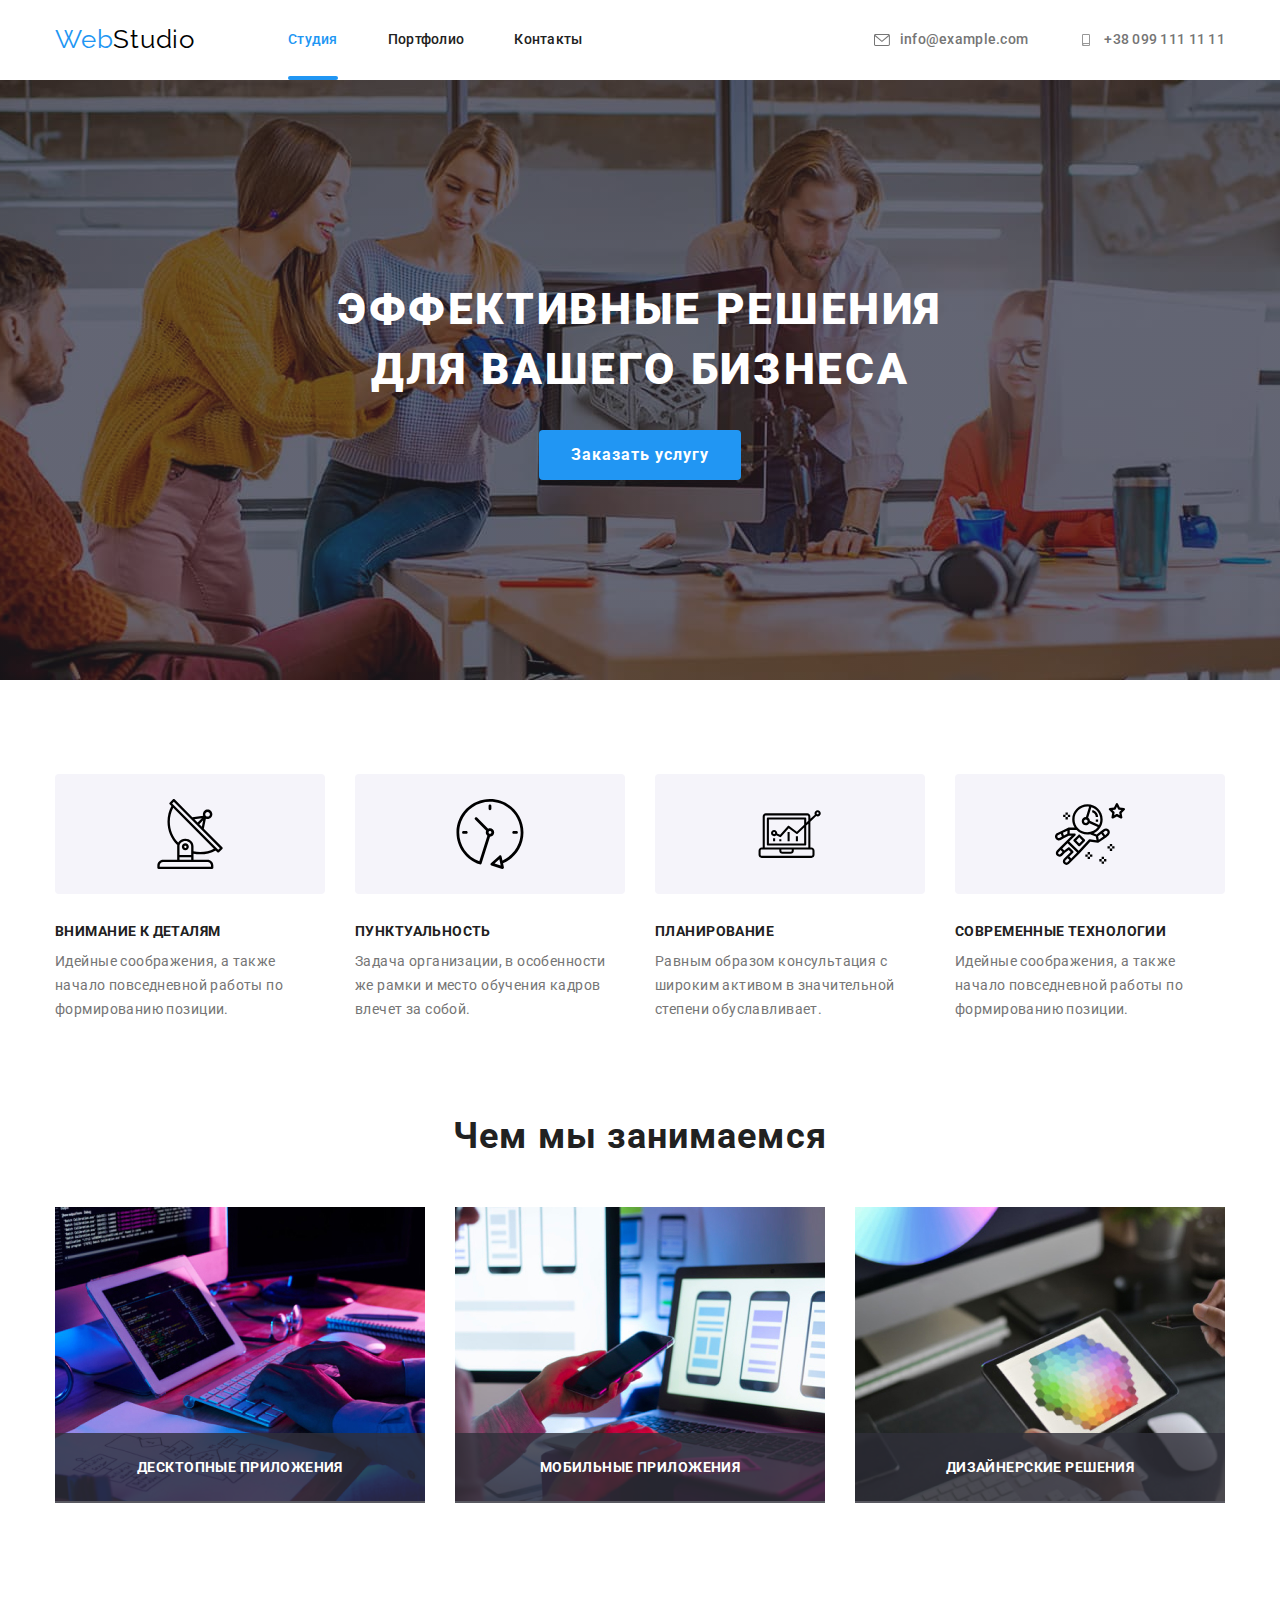
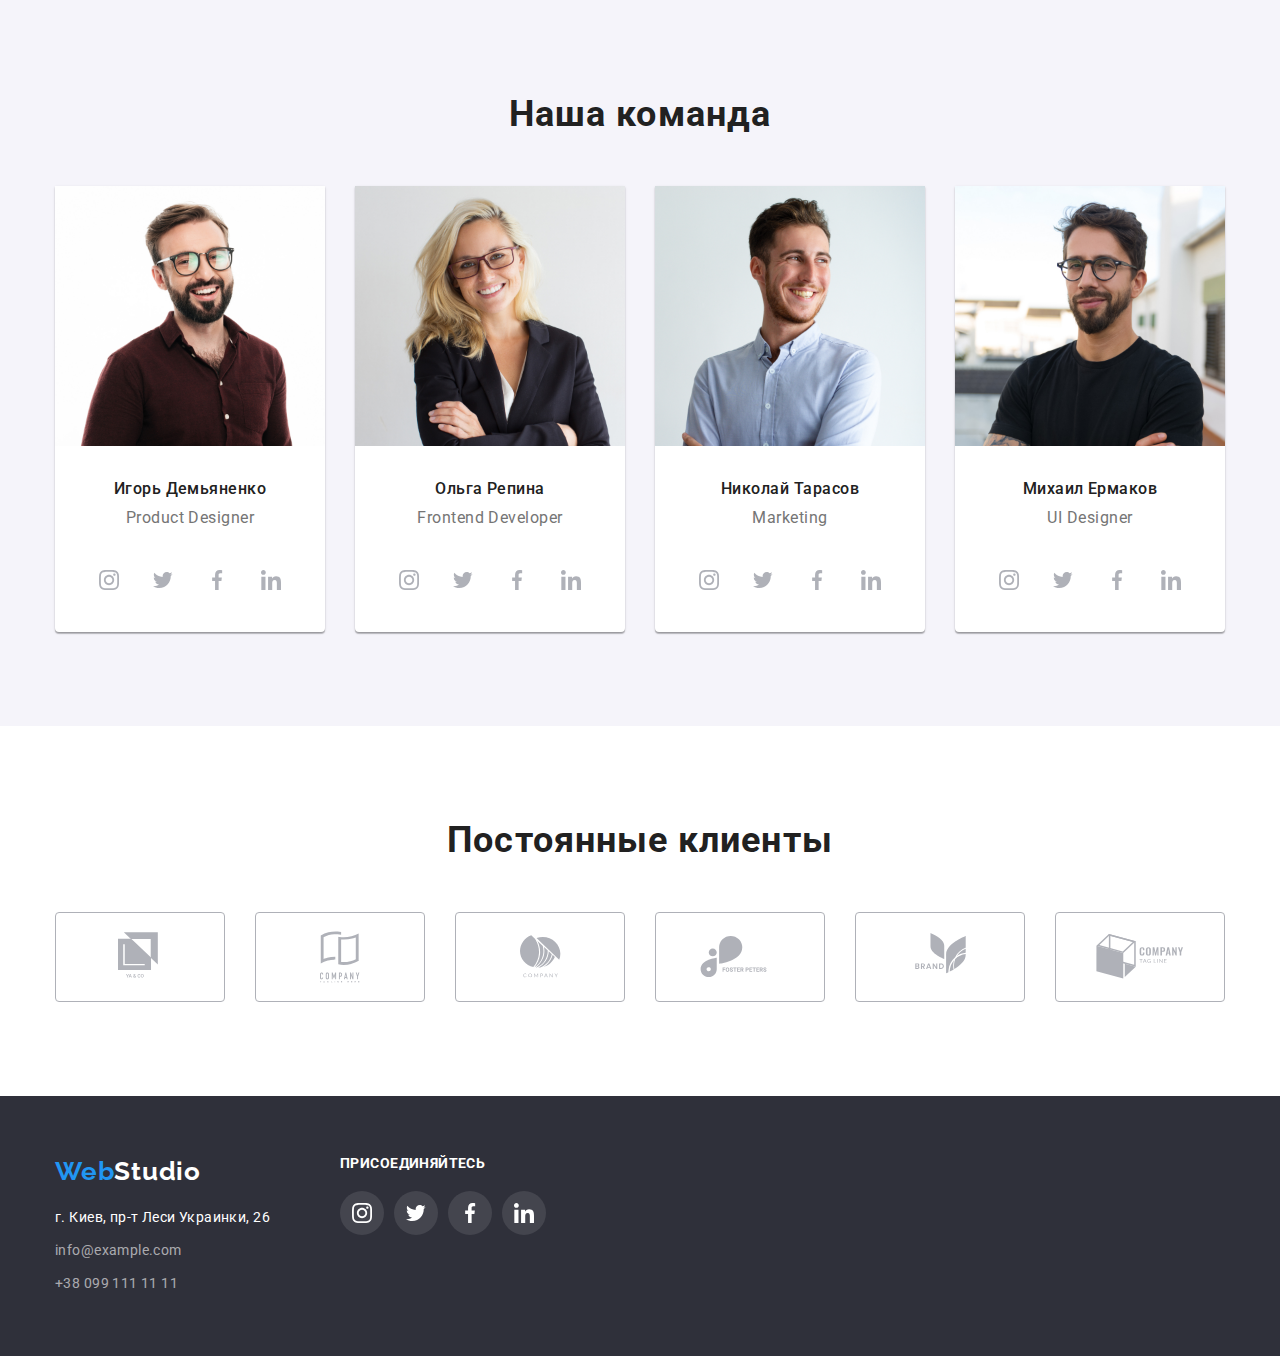
<file: index.html>
<!DOCTYPE html>
<html lang="ru">
<head>
    <meta charset="UTF-8">
    <meta name="viewport" content="width=device-width, initial-scale=1.0">
    <link rel="stylesheet" href="https://cdnjs.cloudflare.com/ajax/libs/modern-normalize/1.0.0/modern-normalize.min.css"> 
    <link rel="preconnect" href="https://fonts.gstatic.com/"> 
    <link href="https://fonts.googleapis.com/css2?family=Raleway:wght@700&family=Roboto:wght@400;500;700;900&display=swap"
        rel="stylesheet">
    <link rel="stylesheet" href="./css/styles.css">
    <title>Студия</title>
</head>
<body>
<!--Шапка макета-->
    <header>
     <div class="container main-nav">
         <nav class=" main-nav">
            <a href="#" class="logo" ><span class="accent">Web</span>Studio</a>
            <ul class="site-nav list reset">
              <li  class="item"><a href="./index.html" class="link current-link">Студия</a></li>
               <li  class="item"> <a href="./portfolio.html" class="link">Портфолио</a></li>
              <li  class="item"> <a href="#" class="link">Контакты</a></li>
            </ul>
       </nav>
       <ul class="auth-nav list reset">
           <li class="item"><a href="mailto:info@example.com" class="link">
             <svg class="header-icon">
               <use href="./images/svg/symbol-defs.svg#icon-envelope"></use>
           </svg> info@example.com</a></li>
           <li class="item"><a href="tel:+380991111111" class="link">
                <svg class="header-icon">
                    <use href="./images/svg/symbol-defs.svg#icon-smartphone"></use>
                </svg>+38 099 111 11 11</a></li>
       </ul>
    </div>
    </header>
  
    <main>
        <!--Hero-->
        <section class="hero">
            <div class="overlay">
               <div class="heading-container"> 
                   <h1 class="hero-title">Эффективные решения для вашего бизнеса</h1>
                </div>
                <button class="hero-buttom" data-modal-open >Заказать услугу</button>
            </div>
            <!--Преимущества-->
        </section>
        <section class="benefits-section  ">
            <div class="container"> 
            <h2 class="section-title visually-hidden">Наши преимущества</h2>
              <ul class="list reset list-description">                            
                    <li class="item">
                       <div class="wrapper">
                            <svg class="wrapper-icon">
                                <use href="./images/svg/symbol-defs.svg#icon-antenna"></use>
                            </svg>
                        </div>
                        <h3 class="list-title">Внимание к деталям</h3>
                        <p class="section-text description ">Идейные соображения, а также начало повседневной работы по формированию позиции.</p>
                    </li>
                    <li class="item">
                        <div class="wrapper">   
                            <svg class="wrapper-icon">
                                <use href="./images/svg/symbol-defs.svg#icon-clock"></use>
                            </svg>
                        </div>
                        <h3 class="list-title">Пунктуальность</h3>
                       <p class="section-text description">Задача организации, в особенности же рамки и место обучения кадров влечет за собой.</p>
                    </li>
                    <li class="item">
                        <div class="wrapper">
                            <svg class="wrapper-icon">
                                <use href="./images/svg/symbol-defs.svg#icon-diagram"></use>
                            </svg>
                        </div>
                        <h3 class="list-title">Планирование</h3>
                        <p class="section-text description">Равным образом консультация с широким активом в значительной степени обуславливает.</p>
                   </li >
                    <li class="item">
                        <div class="wrapper">
                            <svg class="wrapper-icon">
                                <use href="./images/svg/symbol-defs.svg#icon-astronaut"></use>
                            </svg>
                        </div>
                        <h3 class="list-title">Современные технологии</h3>
                        <p class="section-text description">Идейные соображения, а также начало повседневной работы по формированию позиции.</p>
                    </li>
              </ul>
            </div>
        </section>
        <!--Чем мы занимаемся-->
        <section class="work-section">
            <div class="container">
            <h2 class="section-title">Чем мы занимаемся</h2>
            <ul class="list reset photo-list">
                <li class="item">
                      <div class="img-wrap">
                         <img src="./images/image1.jpg" alt="проектирование" width="370" >
                        <div class="explanation">Десктопные приложения</div>
                        </div>
                 </li>
                <li class="item">
                    <div class="img-wrap">
                    <img src="./images/image2.jpg" alt="программирования" width="370">
                    <div class="explanation">Мобильные приложения</div>
                    </div>
                </li>
                <li class="item">
                    <div class="img-wrap">
                    <img src="./images/image3.jpg" alt="дизайн" width="370">
                    <div class="explanation">Дизайнерские решения</div>
                    </div>
                </li>
            </ul>
            </div>
        </section>
        <!--Команда-->
        <section class="team-section">
            <div class="container">
            <h2 class="section-title">Наша команда</h2>
            <ul class="list reset team-list">
                <li class="item">
                    <img src="./images/image-11.jpg" alt="Фото работника 1" width="270">
                    <h3 class="list-name">Игорь Демьяненко</h3>
                    <p class="section-text profession ">Product Designer</p>
                    <ul class="social-list reset">
                      <li class="social-item">
                         <a class="link" href="#">
                            <svg class="icon">
                                    <use href="./images/svg/symbol-defs.svg#icon-instagram"></use>
                            </svg>
                        </a>
                     </li>
                     <li class="social-item">
                         <a  class="link"  href="#">
                            <svg class="icon">
                                    <use href="./images/svg/symbol-defs.svg#icon-twitter"></use>
                            </svg>
                        </a>
                    </li>
                         <li class="social-item">
                             <a class="link" href="#">
                                <svg class="icon">
                                    <use href="./images/svg/symbol-defs.svg#icon-facebook"></use>
                                </svg>
                            </a>
                        </li>
                        <li class="social-item">
                            <a class="link" href="#">
                                <svg class="icon">
                                        <use href="./images/svg/symbol-defs.svg#icon-linkedin"></use>
                                </svg>
                            </a>
                        </li>
                    </ul>
                </li>
                <li  class="item">
                    <img src="./images/img-12.jpg" alt="Фото работника 2" width="270">
                    <h3 class="list-name">Ольга Репина</h3>
                    <p class="section-text profession">Frontend Developer</p>
                    <ul class="social-list reset">
                        <li class="social-item">
                            <a class="link" href="#">
                                <svg class="icon">
                                    <use href="./images/svg/symbol-defs.svg#icon-instagram"></use>
                                </svg>
                            </a>
                        </li>
                        <li class="social-item">
                            <a class="link" href="#">
                                <svg class="icon">
                                    <use href="./images/svg/symbol-defs.svg#icon-twitter"></use>
                                </svg>
                            </a>
                        </li>
                        <li class="social-item">
                            <a class="link" href="#">
                                <svg class="icon">
                                    <use href="./images/svg/symbol-defs.svg#icon-facebook"></use>
                                </svg>
                            </a>
                        </li>
                        <li class="social-item">
                            <a class="link" href="#">
                                <svg class="icon">
                                    <use href="./images/svg/symbol-defs.svg#icon-linkedin"></use>
                                </svg>
                            </a>
                        </li>
                    </ul>
                </li >
                <li class="item">
                    <img src="./images/img-13.jpg" alt="Фото работника 3" width="270">
                    <h3 class="list-name">Николай Тарасов</h3>
                    <p class="section-text profession">Marketing</p>
                    <ul class="social-list reset">
                        <li class="social-item">
                            <a class="link" href="#">
                                <svg class="icon">
                                    <use href="./images/svg/symbol-defs.svg#icon-instagram"></use>
                                </svg>
                            </a>
                        </li>
                        <li class="social-item">
                            <a class="link" href="#">
                                <svg class="icon">
                                    <use href="./images/svg/symbol-defs.svg#icon-twitter"></use>
                                </svg>
                            </a>
                        </li>
                        <li class="social-item">
                            <a class="link" href="#">
                                <svg class="icon">
                                    <use href="./images/svg/symbol-defs.svg#icon-facebook"></use>
                                </svg>
                            </a>
                        </li>
                        <li class="social-item">
                            <a class="link" href="#">
                                <svg class="icon">
                                    <use href="./images/svg/symbol-defs.svg#icon-linkedin"></use>
                                </svg>
                            </a>
                        </li>
                    </ul>
                </li>
                <li  class="item">
                    <img src="./images/img-14.jpg" alt="Фотка работника 4" width="270">
                    <h3 class="list-name">Михаил Ермаков</h3>
                    <p class="section-text profession">UI Designer</p>
                    <ul class="social-list reset">
                        <li class="social-item">
                            <a class="link" href="#">
                                <svg class="icon">
                                    <use href="./images/svg/symbol-defs.svg#icon-instagram"></use>
                                </svg>
                            </a>
                        </li>
                        <li class="social-item">
                            <a class="link" href="#">
                                <svg class="icon">
                                    <use href="./images/svg/symbol-defs.svg#icon-twitter"></use>
                                </svg>
                            </a>
                        </li>
                        <li class="social-item">
                            <a class="link" href="#">
                                <svg class="icon">
                                    <use href="./images/svg/symbol-defs.svg#icon-facebook"></use>
                                </svg>
                            </a>
                        </li>
                        <li class="social-item">
                            <a class="link" href="#">
                                <svg class="icon">
                                    <use href="./images/svg/symbol-defs.svg#icon-linkedin"></use>
                                </svg>
                            </a>
                        </li>
                    </ul>
                </li>
            </ul>
        </div>
        </section>
        <!-- Клієнти -->
        <section class="clients-section">
            <div class="container">
            <h2 class="section-title">Постоянные клиенты</h2>
          <ul class="list reset clients-list">
              <li class="item">
                  <a class="clients-link" href="#">
                      <svg class="clients-icon" width="44px" height="49px">
                          <use href="./images/svg/symbol-defs.svg#icon-logo_1"></use>
                      </svg>
                  </a>
              </li>
              <li  class="item">
                  <a class="clients-link" href="#">
                      <svg class="clients-icon" width="40px" height="52px">
                          <use href="./images/svg/symbol-defs.svg#icon-logo_2"></use>
                      </svg>
                  </a>
              </li>
              <li  class="item">
                  <a  class="clients-link" href="#">
                      <svg class="clients-icon" width="41px" height="43px">
                          <use href="./images/svg/symbol-defs.svg#icon-logo_3"></use>
                      </svg>
                  </a>
              </li>
              <li  class="item">
                  <a  class="clients-link" href="#">
                      <svg class="clients-icon" width="80px" height="42px">
                          <use href="./images/svg/symbol-defs.svg#icon-logo_4"></use>
                      </svg>
                  </a>
              </li>
              <li  class="item">
                  <a  class="clients-link" href="#">
                      <svg class="clients-icon" width="59px" height="47px">
                          <use href="./images/svg/symbol-defs.svg#icon-logo_5"></use>
                      </svg>
                  </a>
              </li>
              <li  class="item">
                  <a  class="clients-link" href="#">
                      <svg class="clients-icon" width="88px" height="45px">
                          <use href="./images/svg/symbol-defs.svg#icon-logo_6"></use>
                      </svg>
                  </a>
              </li>
          </ul>
        </div>
        </section>
    </main>
    <!--Футер-->
    <footer class="footer">
        <div class="container">
            <div class="footer-wrap">
                   <div class="footer-contacts">
    <a href="#" class="footer-logo"><span class="accent">Web</span>Studio</a>
     <address class="address">
         г. Киев, пр-т Леси Украинки, 26   
     </address> 
     <ul class="list contacts reset">
        <li class="link-mail"><a href="mailto:info@example.com" class="contacts-link">info@example.com</a></li>
        <li class="link-tel"><a href="tel:+380991111111" class="contacts-link">+38 099 111 11 11</a></li>
     </ul>
                   </div>
                   <div class="footer-social">
           <span class="footer-social-name">Присоединяйтесь</span>
            <ul class="social-footer reset">
                <li class="item">
                    <a class="link" href="#">
                        <svg class="icon">
                            <use href="./images/svg/symbol-defs.svg#icon-instagram"></use>
                        </svg>
                    </a>
                </li>
                <li class="item">
                    <a class="link" href="#">
                        <svg class="icon">
                            <use href="./images/svg/symbol-defs.svg#icon-twitter"></use>
                        </svg>
                    </a>
                </li>
                <li class="item">
                    <a class="link" href="#">
                        <svg class="icon">
                            <use href="./images/svg/symbol-defs.svg#icon-facebook"></use>
                        </svg>
                    </a>
                </li>
                <li class="item">
                    <a class="link" href="#">
                        <svg class="icon">
                            <use href="./images/svg/symbol-defs.svg#icon-linkedin"></use>
                        </svg>
                    </a>
                </li>
            </ul>
                   </div>
            </div>
    </div>
    </footer>
</body>
<div class="backdrop is-hidden" data-modal >
    <div class="modal">
        <button class="modal-buttom" data-modal-close >
        <svg class="modal-icon">
            <use href="./images/svg/symbol-defs.svg#icon-close-black"></use>
        </svg>
        </button>
    </div>
</div>
    
 <script src = " ./js/modal.js ">
</script>
</html>
</file>
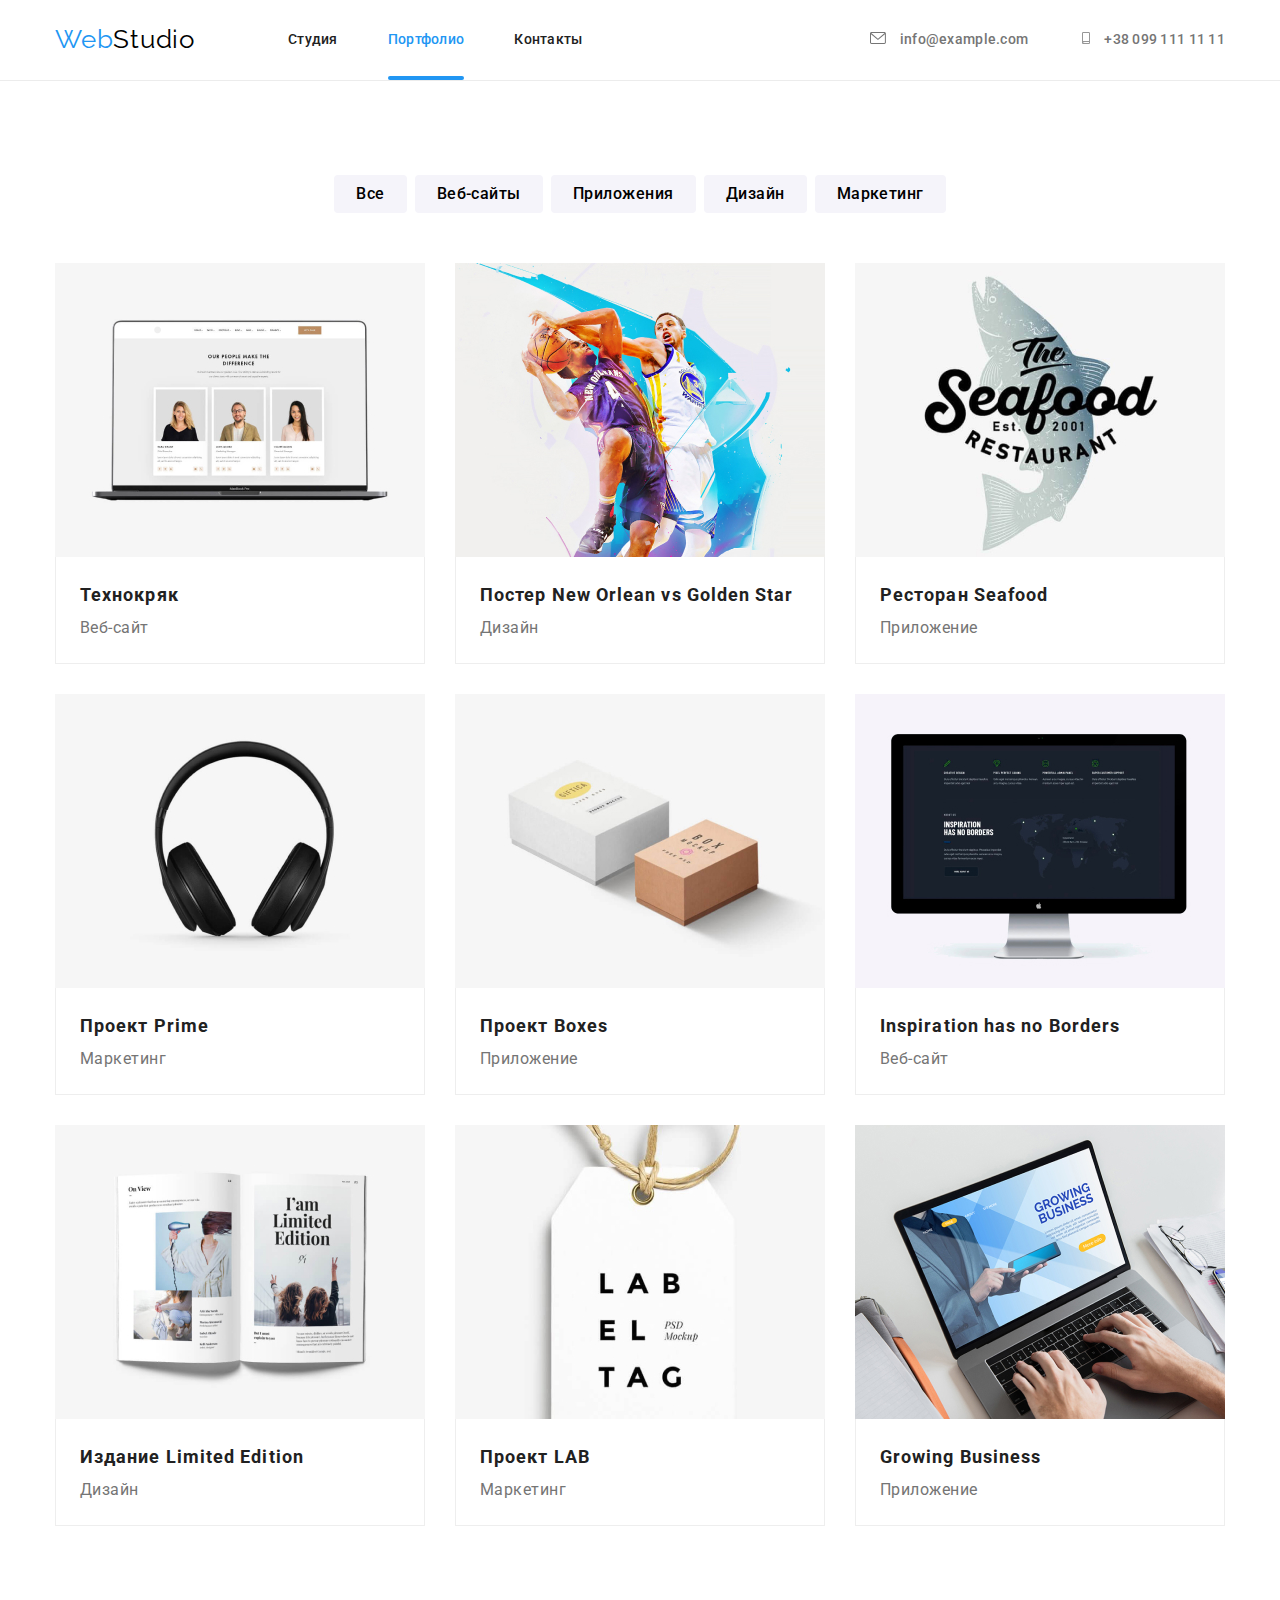
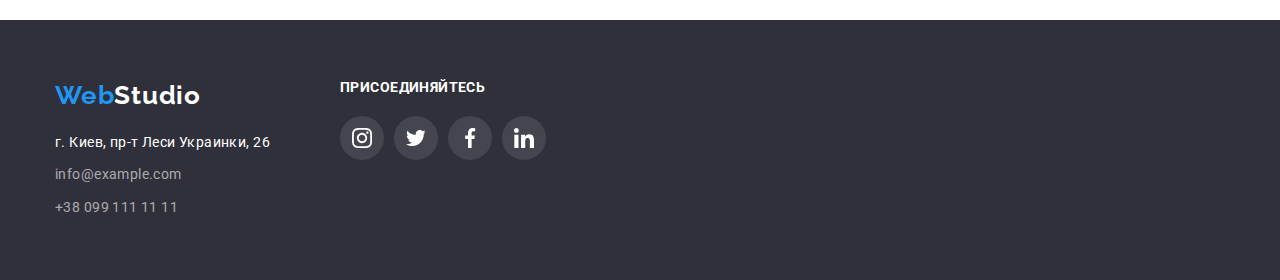
<file: portfolio.html>
<!DOCTYPE html>
<html lang="ru">
<head>
    <meta charset="UTF-8">
    <meta name="viewport" content="width=device-width, initial-scale=1.0">
    <link rel="stylesheet" href="https://cdnjs.cloudflare.com/ajax/libs/modern-normalize/1.0.0/modern-normalize.min.css"> 
    <link rel="preconnect" href="https://fonts.gstatic.com/">
    <link href="https://fonts.googleapis.com/css2?family=Raleway:wght@700&family=Roboto:wght@400;500;700;900&display=swap"
        rel="stylesheet">
        <link rel="stylesheet" href="./css/portfolio.css">
    <title>Портфолио</title>
</head>
<body>
    <!-- Шапка -->
<header class="header">
    <div class="container main-nav">
    <nav class="main-nav">
            <a href="#" class="logo"><span class="accent">Web</span>Studio</a>
       <ul class="site-nav list reset">
            <li class="item"><a href="./index.html" class="link">Студия</a></li>
            <li class="item"><a href="./portfolio.html" class="current-link link">Портфолио</a></li>
            <li class="item"><a href="#" class="link">Контакты</a></li>
       </ul>
   </nav>
    <ul class="auth-nav list reset">
        <li class="item"><a href="mailto:info@example.com" class="link">
                <svg class="header-icon">
                    <use href="./images/svg/symbol-defs.svg#icon-envelope"></use>
                </svg> info@example.com</a></li>
        <li class="item"><a href="tel:+380991111111" class="link">
                <svg class="header-icon">
                    <use href="./images/svg/symbol-defs.svg#icon-smartphone"></use>
                </svg>+38 099 111 11 11</a></li>
    </ul>
  </div>
</header>
<main>
 <section class="main-content">
     <div class="container">
    <h1 class="visually-hidden">Примеры работ</h1>
    <ul class="list reset buttom-nav">
        <li class="item"><button class="list-buttom" type="button">Все</button></li>
        <li class="item"><button class="list-buttom" type="button">Веб-сайты</button></li>
        <li class="item"><button class="list-buttom" type="button">Приложения</button></li>
        <li class="item"><button class="list-buttom" type="button">Дизайн</button></li>
        <li class="item"><button class="list-buttom" type="button">Маркетинг</button></li>
    </ul>
    <ul class="list reset example-list">
        <li class="item">
         <a class="example-link" href="#">
            <div class="example-wrap">
            <img src="./images/img.for.portfolio/img.jpg" alt="Пример работи 1">
            <p class="overlay-text">Технокряк это современная площадка распространения коронавируса. Компании используют эту
                платформу для цифрового
                шпионажа и атак на защищённые сервера конкурентов.</p>
                </div>
            <div class="card-content">
                <h2 class="list-title">Технокряк</h2>
                <p class="list-kind">Веб-сайт</p>
            </div>
         </a>
        </li>
        <li class="item">
            <a class="example-link" href="#">
             <div class="example-wrap">
             <img src="./images/img.for.portfolio/img(1).jpg" alt="Пример работи 2"> 
             <p class="overlay-text">Технокряк это современная площадка распространения коронавируса. Компании используют эту платформу для цифрового
                шпионажа и атак на защищённые сервера конкурентов.</p> 
             </div>
           <div class="card-content"> 
                <h2 class="list-title">Постер New Orlean vs Golden Star</h2>
                <p class="list-kind">Дизайн</p>
            </div>
            </a>
        </li>
        <li class="item">
            <a class="example-link" href="#">
                <div class="example-wrap">
            <img src="./images/img.for.portfolio/img(2).jpg" alt="Пример работи 3">
            <p class="overlay-text">Технокряк это современная площадка распространения коронавируса. Компании используют эту
                платформу для цифрового
                шпионажа и атак на защищённые сервера конкурентов.</p>
                </div>
            <div class="card-content">  
               <h2 class="list-title">Ресторан Seafood</h2>
               <p class="list-kind">Приложение</p>
            </div>
            </a>
        </li>
        <li class="item">
            <a class="example-link" href="#">
                <div class="example-wrap">
            <img src="./images/img.for.portfolio/img(3).jpg" alt="Пример работи 4">
            <p class="overlay-text">Технокряк это современная площадка распространения коронавируса. Компании используют эту
                платформу для цифрового
                шпионажа и атак на защищённые сервера конкурентов.</p>
                </div>
            <div class="card-content"> 
               <h2 class="list-title">Проект Prime</h2>
                <p class="list-kind">Маркетинг</p>
            </div>
            </a>
        </li>
        <li class="item">
            <a class="example-link" href="#">
                <div class="example-wrap">
            <img src="./images/img.for.portfolio/img(4).jpg" alt="Пример работи 5">
            <p class="overlay-text">Технокряк это современная площадка распространения коронавируса. Компании используют эту
                платформу для цифрового
                шпионажа и атак на защищённые сервера конкурентов.</p>
                </div>
            <div class="card-content"> 
               <h2 class="list-title">Проект Boxes</h2>
               <p class="list-kind">Приложение</p>
            </div>
            </a>
        </li>
        <li class="item">
            <a class="example-link" href="#">
                <div class="example-wrap">
            <img src="./images/img.for.portfolio/img(5).jpg" alt="Пример работи 6">
            <p class="overlay-text">Технокряк это современная площадка распространения коронавируса. Компании используют эту
                платформу для цифрового
                шпионажа и атак на защищённые сервера конкурентов.</p>
                </div>
            <div class="card-content">
               <h2 class="list-title">Inspiration has no Borders</h2>
               <p class="list-kind">Веб-сайт</p>
            </div>
            </a>
        </li>
        <li class="item">
            <a class="example-link" href="#">
                <div class="example-wrap">
            <img src="./images/img.for.portfolio/img(6).jpg" alt="Пример работи 7">
            <p class="overlay-text">Технокряк это современная площадка распространения коронавируса. Компании используют эту
                платформу для цифрового
                шпионажа и атак на защищённые сервера конкурентов.</p>
                </div>
            <div class="card-content"> 
               <h2 class="list-title">Издание Limited Edition</h2>
               <p class="list-kind">Дизайн</p>
            </div>
            </a>
        </li>
        <li class="item">
            <a class="example-link" href="#">
                <div class="example-wrap">
            <img src="./images/img.for.portfolio/img(7).jpg" alt="Пример работи 8">
            <p class="overlay-text">Технокряк это современная площадка распространения коронавируса. Компании используют эту
                платформу для цифрового
                шпионажа и атак на защищённые сервера конкурентов.</p>
                </div>
           <div class="card-content">
              <h2 class="list-title">Проект LAB</h2>
              <p class="list-kind">Маркетинг</p>
            </div>
            </a>
        </li>
        <li class="item">
            <a class="example-link" href="#">
                <div class="example-wrap">
            <img src="./images/img.for.portfolio/img(8).jpg" alt="Пример работи 9">
            <p class="overlay-text">Технокряк это современная площадка распространения коронавируса. Компании используют эту
                платформу для цифрового
                шпионажа и атак на защищённые сервера конкурентов.</p>
                </div>
           <div class="card-content"> 
              <h2 class="list-title">Growing Business</h2>
              <p class="list-kind">Приложение</p>
            </div>
            </a>
        </li>
    </ul>
    </div>
 </section>

</main>
<footer class="footer">
<div class="container">
    <div class="footer-wrap">
        <div class="footer-contacts">
            <a href="#" class="footer-logo"><span class="accent">Web</span>Studio</a>
            <address class="address">
                г. Киев, пр-т Леси Украинки, 26
            </address>
            <ul class="list contacts reset">
                <li class="link-mail"><a href="mailto:info@example.com" class="contacts-link">info@example.com</a></li>
                <li class="link-tel"><a href="tel:+380991111111" class="contacts-link">+38 099 111 11 11</a></li>
            </ul>
        </div>
        <div class="footer-social">
            <span class="footer-social-name">Присоединяйтесь</span>
            <ul class="social-footer reset">
                <li class="item">
                    <a class="link" href="#">
                        <svg class="icon">
                            <use href="./images/svg/symbol-defs.svg#icon-instagram"></use>
                        </svg>
                    </a>
                </li>
                <li class="item">
                    <a class="link" href="#">
                        <svg class="icon">
                            <use href="./images/svg/symbol-defs.svg#icon-twitter"></use>
                        </svg>
                    </a>
                </li>
                <li class="item">
                    <a class="link" href="#">
                        <svg class="icon">
                            <use href="./images/svg/symbol-defs.svg#icon-facebook"></use>
                        </svg>
                    </a>
                </li>
                <li class="item">
                    <a class="link" href="#">
                        <svg class="icon">
                            <use href="./images/svg/symbol-defs.svg#icon-linkedin"></use>
                        </svg>
                    </a>
                </li>
            </ul>
        </div>
    </div>
</div>
</footer>
</body>
</html>
</file>
<file: css/styles.css>
/* акцент  #2196F3;*/
/* колір логотипа #000000 */
/* колір текста #757575 */
/* білий колір #ffffff */
/* колір заголовків і навігації #212121 */
:root {
  --primary-text-color: #757575;
  --accent-color: #2196f3;
  --logo-color: #000000;
  --primary-white-color: #ffffff;
  --secondary-white-color: rgba(255, 255, 255, 0.6);
  --header-color: #212121;
  --link-color: #212121;
}

body {
  font-style: normal;
  font-family: Roboto, sans-serif;
}
h1,
h2,
h3,
h4,
h5,
h6 {
  color: var(--header-color);
  font-weight: 700;
  letter-spacing: 0.03em;
}
h1,
h2,
h3,
h4,
h5,
h6,
p {
  margin-bottom: 0;
  margin-top: 0;
}
.list {
  list-style: none;
}
.reset {
  margin-top: 0;
  margin-bottom: 0;
  padding: 0;
}

.container {
  width: 1200px;
  padding-right: 15px;
  padding-left: 15px;
  margin-left: auto;
  margin-right: auto;
}
.visually-hidden {
  position: absolute;
  clip: rect(0 0 0 0);
  width: 1px;
  height: 1px;
  margin: -1px;
}
/* logo */
.accent {
  color: var(--accent-color);
}
.logo {
  margin-right: 93px;

  color: var(--logo-color);
  text-decoration: none;
  font-family: Raleway;
  font-size: 26px;
  line-height: 1.2;
  letter-spacing: 0.03em;
}
/* Main-nav */
.main-nav {
  display: flex;
  align-items: center;
}

/* Site nav */

.site-nav .item:not(:last-child) {
  margin-right: 50px;
}

.site-nav {
  display: flex;
  margin-top: 0px;
  margin-bottom: 0px;
}
.site-nav .link {
  position: relative;
  display: block;
  padding-top: 32px;
  padding-bottom: 32px;

  color: var(--link-color);
  text-decoration: none;
  transition: color 250ms cubic-bezier(0.4, 0, 0.2, 1);
}
.site-nav .link::after {
  content: '';
  position: absolute;
  bottom: 0;
  left: 0;
  width: 100%;
  height: 4px;
  border-radius: 2px;
  background-color: var(--accent-color);
  opacity: 0;
  transition: opacity 250ms cubic-bezier(0.4, 0, 0.2, 1);
}
.current-link.link::after,
.site-nav .link:hover:after {
  opacity: 1;
}
.site-nav .current-link,
.site-nav .link:hover,
.site-nav .link:focus {
  color: var(--accent-color);
}
/* auth-nav */
.auth-nav {
  display: flex;
  margin-top: 0px;
  margin-bottom: 0px;
  margin-left: auto;
}
.auth-nav .item:not(:last-child) {
  margin-right: 50px;
}
.auth-nav .link {
  display: flex;
  justify-content: center;
  align-items: center;
  padding-top: 32px;
  padding-bottom: 32px;

  color: var(--primary-text-color);
  text-decoration: none;
  transition: color 250ms cubic-bezier(0.4, 0, 0.2, 1);
}
.auth-nav .link:hover,
.auth-nav .link:focus {
  color: var(--accent-color);
}
.site-nav .link,
.auth-nav .link {
  font-weight: 500;
  font-size: 14px;
  line-height: 1.14;
  letter-spacing: 0.02em;
}
.header-icon {
  width: 16px;
  height: 12px;
  fill: currentColor;
  margin-right: 10px;
  transition: fill 250ms cubic-bezier(0.4, 0, 0.2, 1);
}
.header-icon:hover,
.header-icon:focus {
  fill: var(--accent-color);
}

/* Hero */
.hero {
  background: #c4c4c4;
  text-align: center;
  margin-top: 0;
  margin-bottom: 0;
}
.hero-title {
  color: var(--primary-white-color);
  font-weight: 900;
  font-size: 44px;
  line-height: 1.36;
  letter-spacing: 0.06em;
  text-transform: uppercase;
}
.hero-buttom {
  border-radius: 4px;
  min-width: 200;
  padding: 10px 32px;
  margin-top: 30px;
  cursor: pointer;
  border: none;

  color: var(--primary-white-color);
  background-color: var(--accent-color);
  font-weight: 700;
  font-size: 16px;
  line-height: 1.87;
  align-items: center;
  letter-spacing: 0.06em;
}
.hero .overlay {
  background-image: linear-gradient(
      to right,
      rgba(47, 48, 58, 0.4),
      rgba(47, 48, 58, 0.4)
    ),
    url(../images/hero.jpg.jpg);
}
.overlay {
  max-width: 1600px;
  height: 600px;
  margin: 0 auto;
  padding-top: 200px;
  background-size: cover;
  background-repeat: no-repeat;
  background-position: center;
}
.heading-container {
  width: 696px;
  margin: 0 auto;
}
/* Section one   */
.benefits-section {
  padding-top: 94px;
  padding-bottom: 94px;
}
.list-title {
  font-size: 14px;
  line-height: 1.14;
  letter-spacing: 0.03em;
  text-transform: uppercase;
}
.list-description {
  display: flex;
}
.list-description .item {
  width: 270px;
  margin-right: 30px;
}
.list-description .item:last-child {
  margin-right: 0;
}
.wrapper {
  width: auto;
  height: 120px;
  border-radius: 4px;
  margin-bottom: 30px;
  background-color: #f5f4fa;
  padding: 25px 100px;
}
.wrapper-icon {
  width: 70px;
  height: 70px;
}

.item .list-title {
  padding-bottom: 10px;
}
.description {
  font-weight: 400;
  font-size: 14px;
  line-height: 1.71;
  letter-spacing: 0.03em;
}
/* Section 2 */
.photo-list {
  display: flex;
}
.photo-list .item {
  width: 370px;
  margin-right: 30px;
}
.photo-list .item:last-child {
  margin-right: 0;
}
.work-section {
  padding-bottom: 94px;
}
.img-wrap {
  position: relative;
}
.explanation {
  position: absolute;
  bottom: 0px;
  transform: translateY(-3px);
  width: 370px;
  background-color: rgba(47, 48, 58, 0.8);
  text-align: center;
  height: 70px;
  padding: 27px 0px;

  font-weight: 700;
  font-size: 14px;
  line-height: 1.14;
  letter-spacing: 0.03em;
  text-transform: uppercase;
  color: #ffffff;
}
/* Section 3 */
.team-section {
  background: #f5f4fa;
  padding-top: 94px;
  padding-bottom: 94px;
}
.list-name {
  font-weight: 500;
  font-size: 16px;
  line-height: 1.18;
  text-align: center;
  letter-spacing: 0.03em;
}
.profession {
  font-weight: 400;
  font-size: 16px;
  line-height: 1.18;
  text-align: center;
  letter-spacing: 0.03em;
}
.team-list {
  display: flex;
}
.team-list .item {
  margin-right: 30px;

  width: 270px;
  background: #ffffff;
  box-shadow: 0px 1px 3px rgba(0, 0, 0, 0.12), 0px 1px 1px rgba(0, 0, 0, 0.14),
    0px 2px 1px rgba(0, 0, 0, 0.2);
  border-radius: 0px 0px 4px 4px;
}
.team-list .item:last-child {
  margin-right: 0;
}

.item .list-name {
  padding-bottom: 10px;
  padding-top: 30px;
}
.item .profession {
  padding-bottom: 30px;
}
.social-list {
  display: flex;
  justify-content: center;
  list-style: none;
  margin-bottom: 30px;
}
.social-list .link {
  display: inline-flex;
  align-items: center;
  justify-content: center;
  background-color: var(--primary-white-color);
  border-radius: 50%;
  color: #afb1b8;

  width: 44px;
  height: 44px;
  transition: color 250ms cubic-bezier(0.4, 0, 0.2, 1),
    background-color 250ms cubic-bezier(0.4, 0, 0.2, 1);
}
.social-list .link:hover,
.social-list .link:focus {
  background-color: var(--accent-color);
  color: var(--primary-white-color);
}
.social-item:not(:last-child) {
  margin-right: 10px;
}
.social-list .icon {
  width: 20px;
  height: 20px;
  fill: currentColor;
}
/* Section 4 */
.clients-section {
  padding-top: 94px;
  padding-bottom: 94px;
}
.clients-list {
  display: flex;
  justify-content: space-between;
}

.clients-link {
  display: flex;
  justify-content: center;
  align-items: center;
  border: 1px solid #afb1b8;
  border-radius: 4px;
  width: 170px;
  height: 90px;

  color: #afb1b8;
  transition: color 250ms cubic-bezier(0.4, 0, 0.2, 1),
    border 250ms cubic-bezier(0.4, 0, 0.2, 1),
    border-radius 250ms cubic-bezier(0.4, 0, 0.2, 1);
}
.clients-icon {
  display: flex;
  fill: currentColor;
}
.clients-link:hover,
.clients-link:focus {
  color: var(--accent-color);
  border: 1px solid var(--accent-color);
  border-radius: 4px;
}

/*  sections */
.section-text {
  color: var(--primary-text-color);
}
.section-title {
  font-weight: 700;
  font-size: 36px;
  line-height: 1.16;
  text-align: center;
  letter-spacing: 0.03em;
  margin-bottom: 50px;
}

/* footer */
.footer {
  background-color: #2f303a;
  padding-top: 60px;
  padding-bottom: 60px;
}
.footer-logo {
  color: var(--primary-white-color);
  text-decoration: none;
  font-family: Raleway;
  font-weight: 700;
  font-size: 26px;
  line-height: 1.19;
  letter-spacing: 0.03em;
}
.address {
  padding-top: 20px;
  padding-bottom: 9px;

  color: var(--primary-white-color);
  font-weight: 400;
  font-size: 14px;
  line-height: 1.71;
  letter-spacing: 0.03em;
  font-style: normal;
}
.link-mail {
  margin-bottom: 9px;
}
.contacts-link {
  color: var(--secondary-white-color);
  text-decoration: none;
  font-weight: 400;
  font-size: 14px;
  line-height: 1.71;
  letter-spacing: 0.03em;
  transition: color 250ms cubic-bezier(0.4, 0, 0.2, 1);
}
.contacts-link:hover,
.contacts-link:focus {
  color: var(--accent-color);
}
.footer-wrap {
  display: flex;
}
.footer-contacts {
  margin-right: 70px;
}
.footer-social-name {
  display: block;
  margin-bottom: 20px;

  font-weight: 700;
  font-size: 14px;
  line-height: 1.14;
  letter-spacing: 0.03em;
  text-transform: uppercase;
  color: #ffffff;
}

.social-footer {
  display: flex;
  justify-content: center;
  list-style: none;
}
.social-footer .link {
  display: inline-flex;
  align-items: center;
  justify-content: center;
  background-color: rgba(255, 255, 255, 0.1);
  border-radius: 50%;

  width: 44px;
  height: 44px;
  transition: background-color 250ms cubic-bezier(0.4, 0, 0.2, 1),
    fill 250ms cubic-bezier(0.4, 0, 0.2, 1);
}
.social-footer .link:hover,
.social-footer .link:focus {
  background-color: var(--accent-color);
  fill: var(--primary-white-color);
}
.social-footer .item:not(:last-child) {
  margin-right: 10px;
}
.social-footer .icon {
  width: 20px;
  height: 20px;
  fill: var(--primary-white-color);
}
/* Modal-window */
.backdrop {
  position: fixed;
  top: 0px;
  left: 0px;
  width: 100%;
  height: 100%;
  background-color: rgba(0, 0, 0, 0.2);
  opacity: 1;
  transition: opacity 250ms cubic-bezier(0.4, 0, 0.2, 1);
}
.backdrop.is-hidden {
  opacity: 0;
  pointer-events: none;
  visibility: hidden;
}
.backdrop.is-hidden .modal {
  transform: scale(0.9) translate(-50%, -50%);
}
.modal {
  position: absolute;
  top: 50%;
  left: 50%;
  transform: translate(-50%, -50%) scale(1);
  width: 528px;
  height: 581px;
  background-color: #ffffff;

  transition: transform 250ms cubic-bezier(0.4, 0, 0.2, 1);
}
.modal-buttom {
  position: absolute;
  top: 8px;
  right: 8px;
  width: 30px;
  height: 30px;
  display: flex;
  justify-content: center;
  align-items: center;
  border: 1px solid rgba(0, 0, 0, 0.1);
  border-radius: 50%;
  background-color: #ffffff;
}
.modal-icon {
  width: 18px;
  height: 18px;
  fill: #000000;
}
</file>
<file: css/portfolio.css>
:root {
  --primary-text-color: #757575;
  --accent-color: #2196f3;
  --logo-color: #000000;
  --primary-white-color: #ffffff;
  --secondary-white-color: rgba(255, 255, 255, 0.6);
  --header-color: #212121;
  --link-color: #212121;
  --buttom-background: #f5f4fa;
  --buttom-text: #000000;
}
body {
  font-style: normal;
  font-family: Roboto, sans-serif;
}
h1,
h2,
h3,
h4,
h5,
h6,
p {
  margin-bottom: 0;
  margin-top: 0;
}
.reset {
  margin-top: 0;
  margin-bottom: 0;
  padding: 0;
}
.container {
  width: 1200px;
  padding-right: 15px;
  padding-left: 15px;
  margin-left: auto;
  margin-right: auto;
}
.visually-hidden {
  position: absolute;
  clip: rect(0 0 0 0);
  width: 1px;
  height: 1px;
  margin: -1px;
}
.list {
  list-style: none;
}
/* Header line */
.header {
  border-bottom: 1px solid #ececec;
}
/* logo */
.accent {
  color: var(--accent-color);
}
.logo {
  margin-right: 93px;

  color: var(--logo-color);
  text-decoration: none;
  font-family: Raleway;
  font-size: 26px;
  line-height: 1.2;
  letter-spacing: 0.03em;
}
/* Main-nav */
.main-nav {
  display: flex;
  align-items: center;
}
/* Site nav */
.site-nav .item:not(:last-child) {
  margin-right: 50px;
}

.site-nav {
  display: flex;
  margin-top: 0px;
  margin-bottom: 0px;
}
.site-nav .link {
  position: relative;
  display: block;
  padding-top: 32px;
  padding-bottom: 32px;

  color: var(--link-color);
  text-decoration: none;
  transition: color 250ms cubic-bezier(0.4, 0, 0.2, 1);
}
.site-nav .link::after {
  content: '';
  position: absolute;
  bottom: 0;
  left: 0;
  width: 100%;
  height: 4px;
  border-radius: 2px;
  background-color: var(--accent-color);
  opacity: 0;
  transition: opacity 250ms cubic-bezier(0.4, 0, 0.2, 1);
}
.current-link.link::after,
.site-nav .link:hover:after {
  opacity: 1;
}
.site-nav .current-link,
.site-nav .link:hover,
.site-nav .link:focus {
  color: var(--accent-color);
}

/* auth-nav */
.auth-nav {
  display: flex;
  margin-top: 0px;
  margin-bottom: 0px;
  margin-left: auto;
}
.auth-nav .item:not(:last-child) {
  margin-right: 50px;
}
.auth-nav .link {
  display: block;
  padding-top: 32px;
  padding-bottom: 32px;

  color: var(--primary-text-color);
  text-decoration: none;
  transition: color 250ms cubic-bezier(0.4, 0, 0.2, 1);
}
.auth-nav .link:hover,
.auth-nav .link:focus {
  color: var(--accent-color);
}
.site-nav .link,
.auth-nav .link {
  font-weight: 500;
  font-size: 14px;
  line-height: 1.14;
  letter-spacing: 0.02em;
}
.header-icon {
  width: 16px;
  height: 12px;
  fill: currentColor;
  margin-right: 10px;
  transition: fill 250ms cubic-bezier(0.4, 0, 0.2, 1);
}
.header-icon:hover,
.header-icon:focus {
  fill: var(--accent-color);
}

/* Main */
img {
  display: block;
  height: auto;
  max-width: 100%;
}
.main-content {
  padding-top: 94px;
  padding-bottom: 94px;
}
.buttom-nav {
  display: flex;
  justify-content: center;
  margin-bottom: 50px;
}
.buttom-nav .item:not(:last-child) {
  margin-right: 8px;
}
.list-buttom {
  border-radius: 4px;
  cursor: pointer;
  padding: 6px 22px;
  border: none;

  color: var(--buttom-text);
  background: var(--buttom-background);
  font-weight: 500;
  font-size: 16px;
  line-height: 1.62;
  text-align: center;
  letter-spacing: 0.03em;
  transition: background-color 250ms cubic-bezier(0.4, 0, 0.2, 1),
    color 250ms cubic-bezier(0.4, 0, 0.2, 1),
    box-shadow 250ms cubic-bezier(0.4, 0, 0.2, 1);
}
.list-buttom:hover,
.list-buttom:focus {
  background-color: var(--accent-color);
  color: var(--primary-white-color);
  box-shadow: 0px 3px 1px rgba(0, 0, 0, 0.1), 0px 1px 2px rgba(0, 0, 0, 0.08),
    0px 2px 2px rgba(0, 0, 0, 0.12);
}
.example-list {
  display: flex;
  flex-wrap: wrap;
}
.example-list .item {
  background: #ffffff;
  width: 370px;
  margin-right: 30px;
  margin-bottom: 30px;
  cursor: pointer;
}
.example-link {
  display: block;
  text-decoration: none;
  transition: box-shadow 250ms cubic-bezier(0.4, 0, 0.2, 1);
}
.example-link:hover,
.example-link:focus {
  box-shadow: 0px 1px 1px rgba(0, 0, 0, 0.12), 0px 4px 4px rgba(0, 0, 0, 0.06),
    1px 4px 6px rgba(0, 0, 0, 0.16);
}
.example-list .item:nth-child(3n) {
  margin-right: 0;
}
.example-list .item:nth-last-child(-n + 3) {
  margin-bottom: 0;
}

.example-wrap {
  position: relative;
  width: 370px;
  height: 294px;
  overflow: hidden;
}
.overlay-text {
  position: absolute;
  width: 100%;
  height: 100%;
  bottom: 0px;
  left: 0;
  transform: translateY(100%);

  font-weight: normal;
  font-size: 18px;
  line-height: 1.56;
  letter-spacing: 0.03em;

  color: #ffffff;
  padding: 63px 24px;
  background-color: rgba(33, 150, 243, 0.9);
  transition: transform 250ms cubic-bezier(0.4, 0, 0.2, 1);
}
.example-link:hover .overlay-text,
.example-link:focus .overlay-text {
  transform: translateY(0%);
}

.card-content {
  padding: 20px 24px;
  border-width: 1px;
  border-right-style: solid;
  border-right-color: #eeeeee;

  border-left-style: solid;
  border-left-color: #eeeeee;

  border-bottom-style: solid;
  border-bottom-color: #eeeeee;
}
.list-title {
  color: var(--header-color);
  font-weight: 700;
  font-size: 18px;
  line-height: 2;
  letter-spacing: 0.06em;
}
.list-kind {
  color: var(--primary-text-color);
  font-weight: 400;
  font-size: 16px;
  line-height: 1.87;
  letter-spacing: 0.03em;
}
/* footer */
.footer {
  background-color: #2f303a;
  padding-top: 60px;
  padding-bottom: 60px;
}
.footer-logo {
  color: var(--primary-white-color);
  text-decoration: none;
  font-family: Raleway;
  font-weight: 700;
  font-size: 26px;
  line-height: 1.19;
  letter-spacing: 0.03em;
}
.address {
  padding-top: 20px;
  padding-bottom: 9px;

  color: var(--primary-white-color);
  font-weight: 400;
  font-size: 14px;
  line-height: 1.71;
  letter-spacing: 0.03em;
  font-style: normal;
}
.link-mail {
  margin-bottom: 9px;
}
.contacts-link {
  color: var(--secondary-white-color);
  text-decoration: none;
  font-weight: 400;
  font-size: 14px;
  line-height: 1.71;
  letter-spacing: 0.03em;

  transition: color 250ms cubic-bezier(0.4, 0, 0.2, 1);
}
.contacts-link:hover,
.contacts-link:focus {
  color: var(--accent-color);
}
.footer-wrap {
  display: flex;
}
.footer-contacts {
  margin-right: 70px;
}
.footer-social-name {
  display: block;
  margin-bottom: 20px;

  font-weight: 700;
  font-size: 14px;
  line-height: 1.14;
  letter-spacing: 0.03em;
  text-transform: uppercase;
  color: #ffffff;
}

.social-footer {
  display: flex;
  justify-content: center;
  list-style: none;
}
.social-footer .link {
  display: inline-flex;
  align-items: center;
  justify-content: center;
  background-color: rgba(255, 255, 255, 0.1);
  border-radius: 50%;

  width: 44px;
  height: 44px;

  transition: background-color 250ms cubic-bezier(0.4, 0, 0.2, 1),
    fill 250ms cubic-bezier(0.4, 0, 0.2, 1);
}
.social-footer .link:hover,
.social-footer .link:focus {
  background-color: var(--accent-color);
  fill: var(--primary-white-color);
}
.social-footer .item:not(:last-child) {
  margin-right: 10px;
}
.social-footer .icon {
  width: 20px;
  height: 20px;
  fill: var(--primary-white-color);
}
</file>
